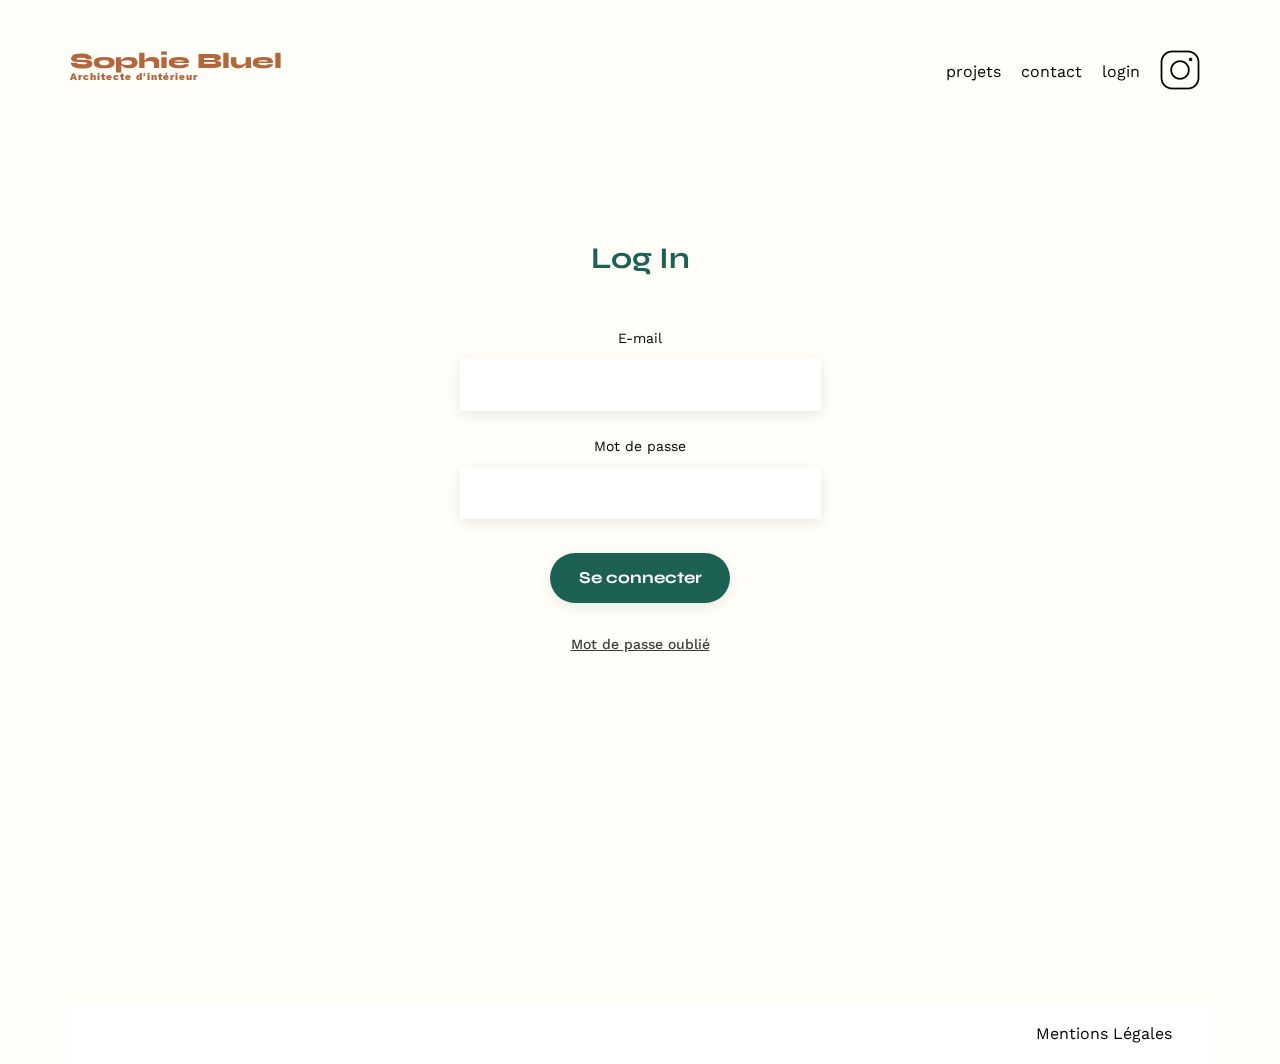
<file: login.html>
<!DOCTYPE html>
<html lang="fr">

<head>
    <meta charset="UTF-8">
    <title>Sophie Bluel - Architecte d'intérieur</title>
    <meta name="viewport" content="width=device-width, initial-scale=1.0">
    <link rel="preconnect" href="https://fonts.googleapis.com">
    <link rel="preconnect" href="https://fonts.gstatic.com" crossorigin>
    <link href="https://fonts.googleapis.com/css2?family=Syne:wght@700;800&family=Work+Sans&display=swap"
        rel="stylesheet">
    <meta name="description" content="">
    <link rel="stylesheet" href="./assets/css/main.css">
    <link rel="stylesheet" href="./assets/css/login.css">
    <script type="module" src="./scripts/login.js" defer></script>

</head>

<body>
    <div class="modal__login">
        <dialog class="modal__login-alert">
            <p>Les identifiants indiqués ne sont pas reconnus</p>
            <button class="btn__tryId" autofocus>Réessayer</button>
        </dialog>
    </div>
    <main>
        <header>
            <h1>Sophie Bluel <span>Architecte d'intérieur</span></h1>
            <nav>
                <ul>
                    <li><a href="index.html#portfolio">projets</a></li>
                    <li><a href="index.html#contact">contact</a></li>
                    <li><a href="#login">login</a></li>
                    <li><img src="./assets/icons/instagram.png" alt="Instagram"></li>
                </ul>
            </nav>
        </header>
        <section id="login">
            <h2 class="login__title">
                Log In
            </h2>
            <form action="" id="form" class="login__form">
                <label for="mail" class="login__form-mail">E-mail</label>
                <input type="email" id="email" size="30" value="" required
                    aria-label="Champ pour indiquer son adresse mail" />
                <label for="password" class="login__form-password">Mot de passe</label>
                <input type="password" id="password" size="30" value="" required
                    aria-label="Champ pour indiquer son mot de passe" />
                <input type="submit" id="login__form-submit" class="btn" value="Se connecter"
                    aria-label="Bouton pour se connecter à la page d'administration">
            </form>
            <a href="#">Mot de passe oublié</a>
        </section>
        <footer>
            <nav>
                <ul>
                    <li>Mentions Légales</li>
                </ul>
            </nav>
        </footer>
    </main>
</body>

</html>
</file>
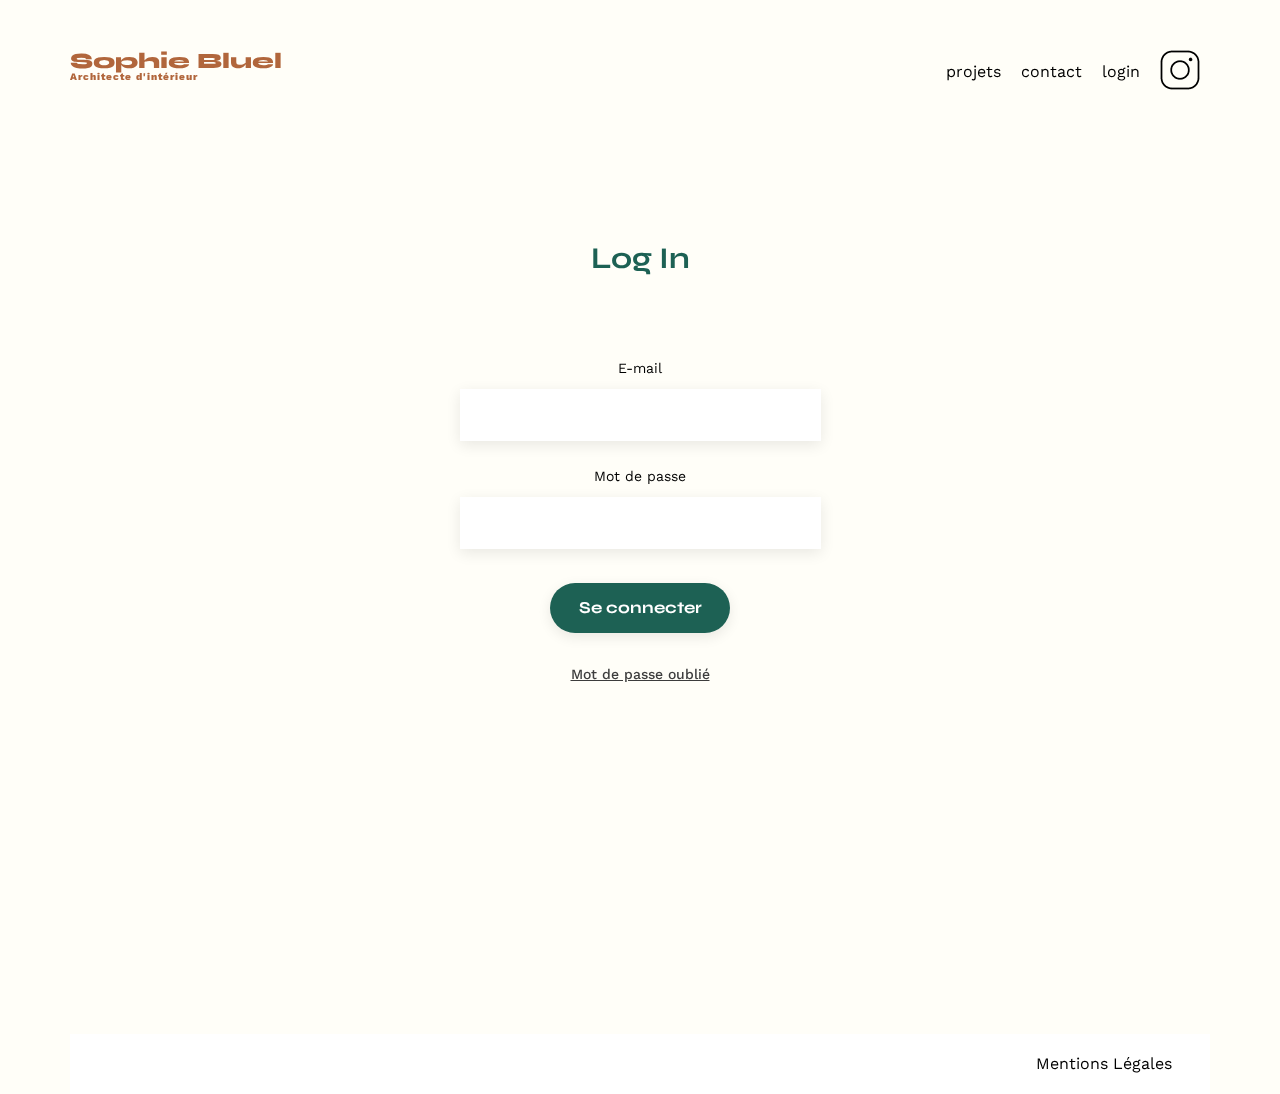
<file: FrontEnd/login.html>
<!DOCTYPE html>
<html lang="fr">

<head>
    <meta charset="UTF-8">
    <title>Sophie Bluel - Architecte d'intérieur</title>
    <meta name="viewport" content="width=device-width, initial-scale=1.0">
    <link rel="preconnect" href="https://fonts.googleapis.com">
    <link rel="preconnect" href="https://fonts.gstatic.com" crossorigin>
    <link href="https://fonts.googleapis.com/css2?family=Syne:wght@700;800&family=Work+Sans&display=swap"
        rel="stylesheet">
    <meta name="description" content="">
    <link rel="stylesheet" href="./assets/css/main.css">
    <link rel="stylesheet" href="/assets/css/login.css">
    <script src="./scripts/login.js" defer></script>

</head>

<body>
    <div class="modal__login">
        <dialog class="modal__login-alert">
            <p>Les identifiants indiqués ne sont pas reconnus</p>
            <button class="btn__tryId" autofocus>Réessayer</button>
        </dialog>
    </div>
    <main>
        <header>
            <h1>Sophie Bluel <span>Architecte d'intérieur</span></h1>
            <nav>
                <ul>
                    <li><a href="index.html#portfolio">projets</a></li>
                    <li><a href="index.html#contact">contact</a></li>
                    <li><a href="#login">login</a></li>
                    <li><img src="./assets/icons/instagram.png" alt="Instagram"></li>
                </ul>
            </nav>
        </header>
        <section id="login">
            <h2 class="login__title">
                Log In
            </h2>
            <form action="" class="login__form">
                <label for="mail" class="login__form-mail">E-mail</label>
                <input type="email" id="email" size="30" value="" required
                    aria-label="Champ pour indiquer son adresse mail" />
                <label for="password" class="login__form-password">Mot de passe</label>
                <input type="password" id="password" size="30" required />
                <input type="submit" class="login__form-submit btn" value="Se connecter"
                    aria-label="Bouton pour se connecter à la page d'administration">
            </form>
            <a href="#">Mot de passe oublié</a>
        </section>
        <footer>
            <nav>
                <ul>
                    <li>Mentions Légales</li>
                </ul>
            </nav>
        </footer>
    </main>
</body>

</html>
</file>
<file: assets/css/login.css>
#login,
.login__form {
  display: flex;
  flex-direction: column;
  justify-content: center;
  align-items: center;
  max-width: 23.68rem;
}

#login {
  width: 100%;
  margin-top: 9.38rem;
  margin-bottom: 22rem;
}


#login a {
  text-decoration: underline;
}

.modal__login {
  position: fixed;
  top: 0;
  bottom: 0;
  left: 0;
  right: 0;
  display: flex;
  justify-content: center;
  align-items: center;
  width: 100%;
  height: 100%;
  opacity: 0;
  z-index: -10;
  background: rgba(0, 0, 0, 0.3);
}

dialog[open] {
  animation: skewX 300ms forwards;
}

/*animation*/
@keyframes skewX {
  0% {
    transform: skewX(-20deg);
    background: white;
  }
  5% {
    transform: skewX(20deg);
    background: #b1663c;
  }
  10% {
    transform: skewX(-25deg);
    background: white;
  }
  15% {
    transform: skewX(25deg);
    background: #b1663c;
  }
  20% {
    transform: skewX(-15deg);
    background: white;
  }
  100% {
    transform: skewX(0deg);
  }
}
</file>
<file: assets/css/main.css>
/* http://meyerweb.com/eric/tools/css/reset/
   v2.0 | 20110126
   License: none (public domain)
*/
html {
  scroll-behavior: smooth;
}
html,
body,
div,
span,
applet,
object,
iframe,
h1,
h2,
h3,
h4,
h5,
h6,
p,
blockquote,
pre,
a,
abbr,
acronym,
address,
big,
cite,
code,
del,
dfn,
em,
img,
ins,
kbd,
q,
s,
samp,
small,
strike,
strong,
sub,
sup,
tt,
var,
b,
u,
i,
center,
dl,
dt,
dd,
ol,
ul,
li,
fieldset,
form,
label,
legend,
table,
caption,
tbody,
tfoot,
thead,
tr,
th,
td,
article,
aside,
canvas,
details,
embed,
figure,
figcaption,
footer,
header,
hgroup,
menu,
nav,
output,
ruby,
section,
summary,
time,
mark,
audio,
video {
  margin: 0;
  padding: 0;
  border: 0;
  font-size: 100%;
  font: inherit;
  vertical-align: baseline;
}
/* HTML5 display-role reset for older browsers */
article,
aside,
details,
figcaption,
figure,
footer,
header,
hgroup,
menu,
nav,
section {
  display: block;
}
body {
  line-height: 1;
}
ol,
ul {
  list-style: none;
}
blockquote,
q {
  quotes: none;
}
blockquote:before,
blockquote:after,
q:before,
q:after {
  content: "";
  content: none;
}
table {
  border-collapse: collapse;
  border-spacing: 0;
}
/** end reset css**/
body {
  max-width: 1140px;
  margin: auto;
  font-family: "Work Sans";
  font-size: 14px;
  background-color: #fffef8;
}
header {
  display: flex;
  justify-content: space-between;
  margin: 50px 0;
}
section {
  margin: 50px 0;
}

p {
  color: #3d3d3d;
  font-family: "Work Sans";
  font-size: 14px;
  text-shadow: 0.01rem 0.01rem 0.01rem white;
}

h1 {
  display: flex;
  flex-direction: column;
  font-family: "Syne";
  font-size: 22px;
  font-weight: 800;
  color: #b1663c;
}

h1 > span {
  font-family: "Work Sans";
  font-size: 10px;
  letter-spacing: 0.1em;
}

h2 {
  font-family: "Syne";
  font-weight: 700;
  font-size: 30px;
  color: #1d6154;
}

h3 {
  font-family: "Work Sans";
  font-weight: 400;
  font-size: 26px;
  line-height: 30px;
  text-align: center;
}

nav ul {
  display: flex;
  align-items: center;
  list-style-type: none;
  cursor: pointer;
}

nav li {
  padding: 0 10px;
  font-size: 1rem;
}

li:hover {
  color: #b1663c;
}

nav a {
  text-decoration: none;
  list-style-type: none;
  color: #000000;
}

#introduction {
  display: flex;
  align-items: center;
}
#introduction figure {
  flex: 1;
}
#introduction img {
  display: block;
  margin: auto;
  width: 80%;
}

#introduction article {
  flex: 1;
}
#introduction h2 {
  margin-top: 0.3em;
  margin-bottom: 1em;
}

#introduction p {
  margin-bottom: 0.5em;
}
#portfolio h2,
#login h2 {
  text-align: center;
  margin-bottom: 1em;
}

.gallery {
  width: 100%;
  display: grid;
  grid-template-columns: 1fr 1fr 1fr;
  grid-column-gap: 20px;
  grid-row-gap: 20px;
}

.gallery img {
  width: 100%;
  max-height: 489px;
}
#contact,
#login {
  width: 50%;
  margin: auto;
}
#contact > *,
#login > * {
  text-align: center;
}
#contact h2 {
  margin-bottom: 20px;
}
#contact form {
  text-align: left;
  margin-top: 30px;
  display: flex;
  flex-direction: column;
}

#contact input,
#login input {
  height: 50px;
  font-size: 1.2em;
  border: none;
  box-shadow: 0px 4px 14px rgba(0, 0, 0, 0.09);
  cursor: pointer;
}

#login input[type="email"],
#login input[type="password"] {
  padding: 1px 20px;
}

#contact label,
#login label {
  margin: 2em 0 1em 0;
}
#contact textarea {
  border: none;
  box-shadow: 0px 4px 14px rgba(0, 0, 0, 0.09);
}

input[type="submit"] {
  font-family: "Syne";
  font-weight: 700;
  color: white;
  background-color: #1d6154;
  margin: 2em auto;
  width: 180px;
  text-align: center;
  border-radius: 60px;
}
/*Contact form after submission*/
.contact-form {
  display: flex;
  flex-direction: column;
  gap: 2rem;
  width: 50%;
  height: 50%;
  display: flex;
  justify-content: center;
  align-items: center;
  background: rgba(182, 102, 60, 0.9);
  color: white;
  margin: auto;
  padding: 2rem;
  text-align: center;
  font-family: "Syne";
  border: none;
  border-radius: 2rem;
  position: relative;
  animation: slide-in 300ms ease-in forwards;
}

.contact-form p {
  font-size: 1.5rem;
  font-weight:600
}

.contact-form H3 {
  font-size: 2rem;
  font-weight: 900;
}

.contact-form H4 {
  font-size: 1.25rem;
  font-weight: 900;
}
footer {
  background-color: #ffffff;
  height: 60px;
  margin-bottom: 0;
}

footer nav ul {
  height: 60px;
  display: flex;
  justify-content: flex-end;
  align-items: center;
  margin: 2em;
}

#login a {
  font-family: "Work Sans";
  font-style: normal;
  font-weight: 500;
  font-size: 14px;
  line-height: 16px;
  text-decoration-line: underline;
  color: #3d3d3d;
}

#container-filters {
  display: flex;
  flex-direction: row;
  justify-content: center;
  column-gap: 10px;
  margin-bottom: 50px;
}

.button-filter {
  font-family: Syne;
  font-size: 16px;
  font-weight: 700;
  line-height: 19px;
  color: #1d6154;
  border: 1px solid #1d6154;
  background-color: #fffef8;
  border-radius: 60px;
  width: fit-content;
  padding: 8px 20px;
  cursor: pointer;
}

.button-filter:hover,
.button-filter:focus {
  text-decoration: none;
  color: #ffffff;
  background-color: #1d6154;
}

.edit_mode {
  width: 100%;
  height: 3.6875rem;
  display: flex;
  justify-content: center;
  align-items: center;
  gap: 10px;
  color: white;
  background-color: black;
  padding: 0.3rem 0;
  position: absolute;
  top: 0;
  left: 0;
}

.edit_mode > * {
  color: white;
  background-color: black;
}

.edit_mode_btn {
  background-color: white;
  color: black;
  padding: 0.7rem;
  border-radius: 60px;
  border: none;
}

#introduction figure .edit-link {
  text-decoration: none;
  color: #000000;
  position: absolute;
  margin-top: 16px;
  margin-left: 56px;
}

#introduction .edit-link {
  text-decoration: none;
  color: #000000;
}

#portfolio .edit-link {
  text-decoration: none;
  color: #000000;
  float: right;
  margin-top: -51px;
  margin-right: 33%;
}

#modal {
  width: 39.75rem;
  height: 43rem;
  position: relative;
  padding: 0 0 3rem 0;
  overflow-y: auto;
  align-items: center;
  justify-content: center;
  top: 40rem;
  left: 0;
  border: none;
  border-radius: 0.625rem;
}

#modal-gallery {
  width: 26.9rem;
  height: 100%;
  margin: 2.88rem auto 2.37rem auto;
  padding-bottom: 1rem;
  display: flex;
  flex-wrap: wrap;
  gap: 10px;
  border-bottom: solid 1px #b3b3b3;
}

.modal-wrapper-delete,
.modal-wrapper-add {
  width: 100%;
  height: 100%;
  background-color: #ffffff;
  border-radius: 10px;
  display: flex;
  align-content: center;
  flex-direction: column;
}

.modal-nav {
  display: flex;
  justify-content: flex-end;
  width: 95%;
  margin: 0.62rem auto;
}

.modal-wrapper-add .modal-nav {
  display: flex;
  justify-content: space-between;
}

.go-back-button {
  font-size: 12px;
  cursor: pointer;
}

.close-modal-button {
  font-size: 12px;
  text-align: right;
  cursor: pointer;
}

.modal-figure-works {
  max-width: 4.83rem;
  max-height: 6.77rem;
  position: relative;
}

.modal-figure-works img {
  max-width: 4.83rem;
  max-height: 6.77rem;
  max-height: 104px;
  object-fit: cover;
}

.delete-work {
  position: absolute;
  background-color: #000000;
  padding: 4px;
  border: none;
  border-radius: 2px;
  left: 54px;
  top: 6px;
  color: #ffffff;
  font-size: 11px;
}

.link-modal-add,
.js-add-works {
  width: fit-content;
  max-width: 20rem;
  font-family: "Syne";
  font-size: 16px;
  font-weight: 700;
  line-height: 19px;
  color: #ffffff;
  background-color: #1d6154;
  border: 0px;
  border-radius: 60px;
  padding: 10px 49px;
  margin: auto;
  cursor: pointer;
}

.js-delete-works {
  font-family: "Syne";
  font-size: 14px;
  line-height: 17px;
  text-decoration: none;
  color: #d65353;
  text-align: center;
  margin-top: 23px;
}

.form-add-works {
  margin: 32px 100px 32px 100px;
  display: flex;
  flex-direction: column;
}

.container-add-img {
  height: fit-content;
  background-color: #e8f1f6;
  display: flex;
  flex-direction: column;
  align-items: center;
  padding: 28px;
  margin-bottom: 30px;
}

.container-add-img img {
  width: auto;
  max-height: 90px;
  margin-bottom: 21px;
}

.container-add-img label {
  padding: 10px 33px;
  font-size: 14px;
  font-style: medium;
  line-height: 16px;
  color: #306685;
  font-family: "Work Sans";
  background-color: #cbd6dc;
  border: none;
  border-radius: 50px;
  cursor: pointer;
}

.container-add-img input {
  width: 0;
  height: 0;
  overflow: hidden;
}

.container-add-img p {
  font-family: "Work Sans";
  font-size: 10px;
  color: #444444;
  margin-top: 7px;
}

.container-form-info {
  border-bottom: solid 1px #b3b3b3;
  display: flex;
  flex-direction: column;
  margin-bottom: 32px;
}

.container-form-info label {
  font-family: "Work Sans";
  font-size: 14px;
  margin-bottom: 10px;
}

.container-form-info input {
  margin-bottom: 20px;
}

.container-form-info select {
  height: 51px;
  background-color: #ffffff;
  margin-bottom: 47px;
}

.container-form-info input,
.container-form-info select {
  border: none;
  box-shadow: 0px 4px 14px 0px rgba(0, 0, 0, 0.09);
  padding: 17px;
  font-family: "Work Sans";
}

.modal__alert {
  overflow: clip;
  display: flex;
  flex-direction: column;
  gap: 2rem;
  width: 25%;
  height: 25%;
  display: flex;
  justify-content: center;
  align-items: center;
  background: rgba(182, 102, 60, 0.9);
  color: white;
  margin: auto;
  padding: 2rem;
  text-align: center;
  font-family: "Syne";
  font-size: large;
  border: none;
  border-radius: 2rem;
}
/*   Open animation of the dialog  */

dialog[open] {
  animation: slide-in 200ms forwards;
  overflow: clip;
}

dialog::backdrop {
  background: rgba(0, 0, 0, 0.3);
}

.modal__alert-btn {
  border-radius: 2rem;
  background: #b1663c;
  border: none;
  padding: 1rem;
  font-family: "Syne";
  color: white;
}

.modal__alert-btn:hover {
  background: white;
  border: #b1663c;
  color: #b1663c;
}

/*responsive*/

@media (max-width: 1024px) {
  body {
    display: flex;
    flex-direction: column;
    flex-wrap: wrap;
  }
}

/*animation*/

@keyframes slide-in {
  from {
    opacity: 0;
    left: -700px;
  }
  to {
    opacity: 1;
    left: 0;
    z-index: 1;
  }
}
</file>
<file: FrontEnd/assets/css/main.css>
/* http://meyerweb.com/eric/tools/css/reset/
   v2.0 | 20110126
   License: none (public domain)
*/
html {
  scroll-behavior: smooth;
}
html,
body,
div,
span,
applet,
object,
iframe,
h1,
h2,
h3,
h4,
h5,
h6,
p,
blockquote,
pre,
a,
abbr,
acronym,
address,
big,
cite,
code,
del,
dfn,
em,
img,
ins,
kbd,
q,
s,
samp,
small,
strike,
strong,
sub,
sup,
tt,
var,
b,
u,
i,
center,
dl,
dt,
dd,
ol,
ul,
li,
fieldset,
form,
label,
legend,
table,
caption,
tbody,
tfoot,
thead,
tr,
th,
td,
article,
aside,
canvas,
details,
embed,
figure,
figcaption,
footer,
header,
hgroup,
menu,
nav,
output,
ruby,
section,
summary,
time,
mark,
audio,
video {
  margin: 0;
  padding: 0;
  border: 0;
  font-size: 100%;
  font: inherit;
  vertical-align: baseline;
}
/* HTML5 display-role reset for older browsers */
article,
aside,
details,
figcaption,
figure,
footer,
header,
hgroup,
menu,
nav,
section {
  display: block;
}
body {
  line-height: 1;
}
ol,
ul {
  list-style: none;
}
blockquote,
q {
  quotes: none;
}
blockquote:before,
blockquote:after,
q:before,
q:after {
  content: "";
  content: none;
}
table {
  border-collapse: collapse;
  border-spacing: 0;
}
/** end reset css**/
body {
  max-width: 1140px;
  margin: auto;
  font-family: "Work Sans";
  font-size: 14px;
  background-color: #fffef8;
}
header {
  display: flex;
  justify-content: space-between;
  margin: 50px 0;
}
section {
  margin: 50px 0;
}

p {
  color: #3d3d3d;
  font-family: "Work Sans";
  font-size: 14px;
}

h1 {
  display: flex;
  flex-direction: column;
  font-family: "Syne";
  font-size: 22px;
  font-weight: 800;
  color: #b1663c;
}

h1 > span {
  font-family: "Work Sans";
  font-size: 10px;
  letter-spacing: 0.1em;
}

h2 {
  font-family: "Syne";
  font-weight: 700;
  font-size: 30px;
  color: #1d6154;
}

h3 {
  font-family: "Work Sans";
  font-weight: 400;
  font-size: 26px;
  line-height: 30px;
  text-align: center;
}

nav ul {
  display: flex;
  align-items: center;
  list-style-type: none;
  cursor: pointer;
}

nav li {
  padding: 0 10px;
  font-size: 1rem;
}

li:hover {
  color: #b1663c;
}

nav a {
  text-decoration: none;
  list-style-type: none;
  color: #000000;
}

#introduction {
  display: flex;
  align-items: center;
}
#introduction figure {
  flex: 1;
}
#introduction img {
  display: block;
  margin: auto;
  width: 80%;
}

#introduction article {
  flex: 1;
}
#introduction h2 {
  margin-top: 0.3em;
  margin-bottom: 1em;
}

#introduction p {
  margin-bottom: 0.5em;
}
#portfolio h2,
#login h2 {
  text-align: center;
  margin-bottom: 1em;
}

.gallery {
  width: 100%;
  display: grid;
  grid-template-columns: 1fr 1fr 1fr;
  grid-column-gap: 20px;
  grid-row-gap: 20px;
}

.gallery img {
  width: 100%;
  max-height: 489px;
}
#contact,
#login {
  width: 50%;
  margin: auto;
}
#contact > *,
#login > * {
  text-align: center;
}
#contact h2 {
  margin-bottom: 20px;
}
#contact form,
#login form {
  text-align: left;
  margin-top: 30px;
  display: flex;
  flex-direction: column;
}

#contact input,
#login input {
  height: 50px;
  font-size: 1.2em;
  border: none;
  box-shadow: 0px 4px 14px rgba(0, 0, 0, 0.09);
  cursor: pointer;
}

#login input[type="email"],
#login input[type="password"] {
  padding: 1px 20px;
}

#contact label,
#login label {
  margin: 2em 0 1em 0;
}
#contact textarea {
  border: none;
  box-shadow: 0px 4px 14px rgba(0, 0, 0, 0.09);
}

input[type="submit"] {
  font-family: "Syne";
  font-weight: 700;
  color: white;
  background-color: #1d6154;
  margin: 2em auto;
  width: 180px;
  text-align: center;
  border-radius: 60px;
}

footer {
  background-color: #ffffff;
  height: 60px;
  margin-bottom: 0;
}

footer nav ul {
  height: 60px;
  display: flex;
  justify-content: flex-end;
  align-items: center;
  margin: 2em;
}

#login a {
  font-family: "Work Sans";
  font-style: normal;
  font-weight: 500;
  font-size: 14px;
  line-height: 16px;
  text-decoration-line: underline;
  color: #3d3d3d;
}

#container-filters {
  display: flex;
  flex-direction: row;
  justify-content: center;
  column-gap: 10px;
  margin-bottom: 50px;
}

.button-filter {
  font-family: Syne;
  font-size: 16px;
  font-weight: 700;
  line-height: 19px;
  color: #1d6154;
  border: 1px solid #1d6154;
  background-color: #fffef8;
  border-radius: 60px;
  width: fit-content;
  padding: 8px 20px;
  cursor: pointer;
}

.button-filter:hover,
.button-filter:focus {
  text-decoration: none;
  color: #ffffff;
  background-color: #1d6154;
}

.edit_mode {
  width: 100%;
  height: 3.6875rem;
  display: flex;
  justify-content: center;
  align-items: center;
  gap: 10px;
  color: white;
  background-color: black;
  padding: 0.3rem 0;
  position: absolute;
  top: 0;
  left: 0;
}

.edit_mode > * {
  color: white;
  background-color: black;
}

.edit_mode_btn {
  background-color: white;
  color: black;
  padding: 0.7rem;
  border-radius: 60px;
  border: none;
}

#introduction figure .edit-link {
  text-decoration: none;
  color: #000000;
  position: absolute;
  margin-top: 16px;
  margin-left: 56px;
}

#introduction .edit-link {
  text-decoration: none;
  color: #000000;
}

#portfolio .edit-link {
  text-decoration: none;
  color: #000000;
  float: right;
  margin-top: -51px;
  margin-right: 33%;
}

#modal {
  position: fixed;
  align-items: center;
  justify-content: center;
  top: 0;
  left: 0;
}

#modal-gallery {
  margin: 46px 100px 20px 100px;
  display: flex;
  flex-wrap: wrap;
  padding-bottom: 30px;
  gap: 10px;
  border-bottom: solid 1px #b3b3b3;
}

.modal-wrapper-delete,
.modal-wrapper-add {
  overflow: auto;
  width: 630px;
  max-width: calc(100vw - 100px);
  max-height: calc(105vh - 100px);
  background-color: #ffffff;
  border-radius: 10px;
  display: flex;
  align-content: center;
  flex-direction: column;
  padding-bottom: 30px;
}

.modal-wrapper-delete .modal-nav {
  display: flex;
  justify-content: flex-end;
  margin: 32px 32px 0px 32px;
}

.modal-wrapper-add .modal-nav {
  display: flex;
  justify-content: space-between;
  margin: 32px 32px 0px 32px;
}

.go-back-button {
  font-size: 12px;
  cursor: pointer;
}

.close-modal-button {
  font-size: 12px;
  text-align: right;
  cursor: pointer;
}

.modal-figure-works {
  width: 78px;
  height: 128px;
  position: relative;
}

.modal-figure-works img {
  width: 100%;
  max-height: 104px;
  object-fit: cover;
}

.delete-work {
  position: absolute;
  background-color: #000000;
  padding: 4px;
  border: none;
  border-radius: 2px;
  left: 54px;
  top: 6px;
  color: #ffffff;
  font-size: 11px;
}

.link-modal-add,
.js-add-works {
  font-family: "Syne";
  font-size: 16px;
  font-weight: 700;
  line-height: 19px;
  width: fit-content;
  min-width: 237px;
  color: #ffffff;
  background-color: #1d6154;
  border: 0px;
  border-radius: 60px;
  padding: 10px 49px;
  margin: auto;
  cursor: pointer;
}

.js-delete-works {
  font-family: "Syne";
  font-size: 14px;
  line-height: 17px;
  text-decoration: none;
  color: #d65353;
  text-align: center;
  margin-top: 23px;
}

.form-add-works {
  margin: 32px 100px 32px 100px;
  display: flex;
  flex-direction: column;
}

.container-add-img {
  height: fit-content;
  background-color: #e8f1f6;
  display: flex;
  flex-direction: column;
  align-items: center;
  padding: 28px;
  margin-bottom: 30px;
}

.container-add-img img {
  width: auto;
  max-height: 90px;
  margin-bottom: 21px;
}

.container-add-img label {
  padding: 10px 33px;
  font-size: 14px;
  font-style: medium;
  line-height: 16px;
  color: #306685;
  font-family: "Work Sans";
  background-color: #cbd6dc;
  border: none;
  border-radius: 50px;
  cursor: pointer;
}

.container-add-img input {
  width: 0;
  height: 0;
  overflow: hidden;
}

.container-add-img p {
  font-family: "Work Sans";
  font-size: 10px;
  color: #444444;
  margin-top: 7px;
}

.container-form-info {
  border-bottom: solid 1px #b3b3b3;
  display: flex;
  flex-direction: column;
  margin-bottom: 32px;
}

.container-form-info label {
  font-family: "Work Sans";
  font-size: 14px;
  margin-bottom: 10px;
}

.container-form-info input {
  margin-bottom: 20px;
}

.container-form-info select {
  height: 51px;
  background-color: #ffffff;
  margin-bottom: 47px;
}

.container-form-info input,
.container-form-info select {
  border: none;
  box-shadow: 0px 4px 14px 0px rgba(0, 0, 0, 0.09);
  padding: 17px;
  font-family: "Work Sans";
}
</file>
